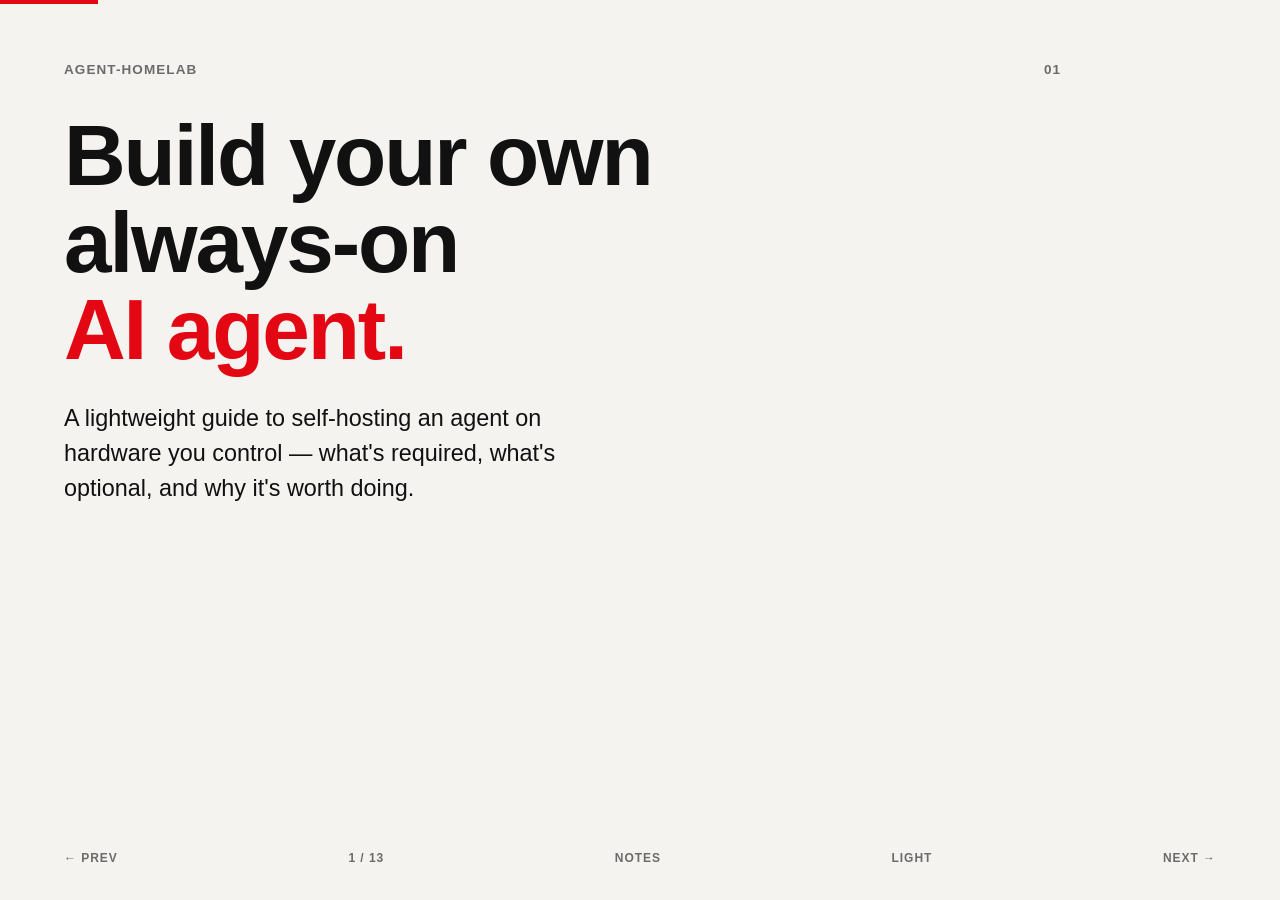
<file: index.html>
<!DOCTYPE html>
<html lang="en" data-theme="light">
<head>
<meta charset="UTF-8">
<meta name="viewport" content="width=device-width, initial-scale=1.0">
<meta name="robots" content="noindex">
<title>agent-homelab — build your own always-on AI agent</title>
<link rel="stylesheet" href="styles.css">
</head>
<body>
<div class="progress" id="progress"></div>

<main class="deck" id="deck">

<!-- 01 TITLE -->
<section class="slide active">
  <p class="t-label slide-kicker">agent-homelab</p>
  <p class="t-label slide-num" data-num></p>
  <div class="slide-body">
    <h1 class="t-display c1-9">Build your own<br>always-on<br><span class="accent">AI agent.</span></h1>
    <div class="c1-6">
      <p class="t-body">A lightweight guide to self-hosting an agent on hardware you control — what's required, what's optional, and why it's worth doing.</p>
    </div>
  </div>
</section>

<!-- 02 WHY SELF-HOST -->
<section class="slide">
  <p class="t-label slide-kicker">01 · Why</p>
  <p class="t-label slide-num" data-num></p>
  <div class="slide-body">
    <h2 class="t-display c1-13">A cloud chatbot answers.<br>A cloud sandbox is<br><span class="accent">someone else's box.</span></h2>
    <p class="t-body c1-6">A self-hosted agent runs on hardware you control, with real access to your own files, tools, and network — not a hermetically sealed service you're renting by the message.</p>
  </div>
</section>

<!-- 03 THREE INGREDIENTS -->
<section class="slide">
  <p class="t-label slide-kicker">02 · The shape</p>
  <p class="t-label slide-num" data-num></p>
  <div class="slide-body">
    <h2 class="t-display c1-9">Three things.<br>That's it.</h2>
    <dl class="tab c1-9">
      <dt>01</dt><dd class="t-body">A machine that's always on</dd>
      <dt>02</dt><dd class="t-body">Open agent software running on it</dd>
      <dt>03</dt><dd class="t-body">A way to reach it from anywhere</dd>
    </dl>
    <p class="t-body c1-6" style="color:var(--muted)">Everything else in this guide is optional detail layered on top.</p>
  </div>
</section>

<!-- 04 HARDWARE -->
<section class="slide">
  <p class="t-label slide-kicker">03 · Hardware</p>
  <p class="t-label slide-num" data-num></p>
  <div class="slide-body">
    <h2 class="t-display c1-9">Always on<br>beats powerful.</h2>
    <div class="c1-6">
      <p class="t-body">Any machine that can stay powered on 24/7 works — a spare Mac mini, an old laptop, a NUC, a small home server. Turn it off and the agent is gone, unless it's running in the cloud.</p>
    </div>
    <dl class="tab c7-13">
      <dt>Required</dt><dd class="t-body">A machine you leave running</dd>
      <dt>Optional</dt><dd class="t-body">A small UPS (battery backup) so a power blip doesn't take it down mid-task</dd>
    </dl>
  </div>
</section>

<!-- 05 REMOTE ACCESS TIERS -->
<section class="slide">
  <p class="t-label slide-kicker">04 · Remote access</p>
  <p class="t-label slide-num" data-num></p>
  <div class="slide-body">
    <h2 class="t-sub c1-5">Pick your depth.</h2>
    <ul class="bare c1-6">
      <li><strong>Tier 1 — SSH + multiplexer</strong><span class="t-body">Terminal access that survives disconnects. Reattach from any device, including your phone.</span></li>
      <li><strong>Tier 2 — Remote desktop</strong><span class="t-body">Full screen control over your private network when a task needs a GUI.</span></li>
    </ul>
    <ul class="bare c7-13">
      <li><strong>Tier 3 — Hardware KVM</strong><span class="t-body">Physical keyboard, video, and power control. Recovers you even from a crash or a bad reboot that SSH can't reach.</span></li>
    </ul>
    <p class="t-body c1-6" style="color:var(--muted)">Most people only need tier one or two. Tier three is for when you've been burned once.</p>
  </div>
</section>

<!-- 06 NETWORK -->
<section class="slide">
  <p class="t-label slide-kicker">05 · Network</p>
  <p class="t-label slide-num" data-num></p>
  <div class="slide-body">
    <h2 class="t-display c1-9">A private mesh,<br><span class="accent">not open ports.</span></h2>
    <svg class="diagram c1-13" viewBox="0 0 1160 260" role="img" aria-label="Private mesh network diagram">
      <text x="20" y="26" class="d-text-s" letter-spacing="1.5">YOUR DEVICES</text>
      <rect x="20" y="60" width="180" height="52" class="d-box"/><text x="36" y="82" class="d-text">Phone</text><text x="36" y="98" class="d-text-s">messaging app</text>
      <rect x="20" y="128" width="180" height="52" class="d-box"/><text x="36" y="150" class="d-text">Laptop</text><text x="36" y="166" class="d-text-s">terminal · desktop app</text>
      <path d="M200 86 H270 V146 H330" class="d-line-accent"/>
      <path d="M200 154 H330" class="d-line-accent"/>
      <rect x="330" y="118" width="170" height="64" class="d-box-accent"/>
      <text x="350" y="146" class="d-text-on-accent">Mesh VPN</text>
      <text x="350" y="164" class="d-text-on-accent" font-weight="400" font-size="11">no open ports</text>
      <path d="M500 150 H580" class="d-line-accent"/>
      <text x="580" y="26" class="d-text-s" letter-spacing="1.5">YOUR MACHINE</text>
      <rect x="580" y="60" width="220" height="52" class="d-box"/><text x="596" y="82" class="d-text">Agent software</text><text x="596" y="98" class="d-text-s">always on</text>
      <rect x="580" y="128" width="220" height="52" class="d-box"/><text x="596" y="150" class="d-text">Local models</text><text x="596" y="166" class="d-text-s">optional second machine</text>
      <text x="880" y="26" class="d-text-s" letter-spacing="1.5">OUTBOUND ONLY</text>
      <rect x="880" y="94" width="200" height="52" class="d-box"/><text x="896" y="116" class="d-text">Model provider APIs</text><text x="896" y="132" class="d-text-s">as needed, dials out</text>
      <path d="M800 86 H840 V120 H880" class="d-line"/>
      <path d="M800 154 H840 V120 H880" class="d-line"/>
    </svg>
    <p class="t-body c1-7" style="color:var(--muted)">From outside the mesh, the machine doesn't exist. No forwarded ports, no public endpoint.</p>
  </div>
</section>

<!-- 07 DAILY ACCESS -->
<section class="slide">
  <p class="t-label slide-kicker">06 · Daily access</p>
  <p class="t-label slide-num" data-num></p>
  <div class="slide-body">
    <h2 class="t-display c1-9">Same agent,<br>any door.</h2>
    <dl class="tab c1-9">
      <dt>Phone</dt><dd class="t-body">A messaging app bot — quick asks from anywhere</dd>
      <dt>Desk</dt><dd class="t-body">Desktop app or terminal — deeper work sessions</dd>
      <dt>Scripts</dt><dd class="t-body">An API endpoint on the mesh — other tools can call it too</dd>
    </dl>
    <p class="t-body c1-6" style="color:var(--muted)">One session store, one memory, whichever door you walk through.</p>
  </div>
</section>

<!-- 08 BONUS: CODING AGENTS -->
<section class="slide">
  <p class="t-label slide-kicker">07 · Bonus capability</p>
  <p class="t-label slide-num" data-num></p>
  <div class="slide-body">
    <h2 class="t-display c1-9">Run coding agents<br>on <span class="accent">your own box.</span></h2>
    <div class="c1-6">
      <p class="t-body">SSH into your always-on machine and run Claude Code, Codex, or any coding agent directly on it. Kick off a task, disconnect, check back in later from your phone.</p>
    </div>
    <dl class="tab c7-13">
      <dt>Why it's better</dt><dd class="t-body">Your dotfiles, your packages, your disk — not a sealed cloud sandbox</dd>
      <dt>Needs</dt><dd class="t-body">SSH + a terminal multiplexer so sessions survive disconnects</dd>
    </dl>
  </div>
</section>

<!-- 09 LOCAL MODELS -->
<section class="slide">
  <p class="t-label slide-kicker">08 · Local models</p>
  <p class="t-label slide-num" data-num></p>
  <div class="slide-body">
    <h2 class="t-display c1-9">A second machine,<br>open models.</h2>
    <div class="c1-6">
      <p class="t-body">An old laptop on the same mesh can run an open-model server and serve local inference. No API key, nothing leaves your network.</p>
    </div>
    <dl class="tab c7-13">
      <dt>Use case</dt><dd class="t-body">Fallback when cloud providers are down</dd>
      <dt>Use case</dt><dd class="t-body">Genuinely private for sensitive work</dd>
    </dl>
  </div>
</section>

<!-- 10 PRIVACY -->
<section class="slide">
  <p class="t-label slide-kicker">09 · Privacy practices</p>
  <p class="t-label slide-num" data-num></p>
  <div class="slide-body">
    <h2 class="t-display c1-9">Cheap habits,<br>real boundaries.</h2>
    <ul class="bare c1-6">
      <li><strong>Separate accounts</strong><span class="t-body">Dedicated email/workspace accounts per life domain — shopping, admin, health — so no single account sees everything.</span></li>
    </ul>
    <ul class="bare c7-13">
      <li><strong>Own your memory</strong><span class="t-body">If your agent keeps long-term memory, run that layer locally so the record stays on hardware you own.</span></li>
    </ul>
  </div>
</section>

<!-- 11 WHY HERMES -->
<section class="slide">
  <p class="t-label slide-kicker">10 · Aside</p>
  <p class="t-label slide-num" data-num></p>
  <div class="slide-body">
    <h2 class="t-display c1-9">Why I picked<br><span class="accent">Hermes Agent.</span></h2>
    <div class="c1-6">
      <p class="t-body">Open source, self-hosted, works with any model provider, meets me on whatever surface I'm using. Not the point of this guide — swap in whatever agent framework fits you. The homelab principles are the same either way.</p>
    </div>
    <dl class="tab c7-13">
      <dt>Repo</dt><dd class="t-body"><a href="https://github.com/NousResearch/hermes-agent">github.com/NousResearch/hermes-agent</a></dd>
      <dt>Docs</dt><dd class="t-body"><a href="https://hermes-agent.nousresearch.com/docs/">hermes-agent.nousresearch.com/docs</a></dd>
    </dl>
  </div>
</section>

<!-- 12 CHECKLIST -->
<section class="slide">
  <p class="t-label slide-kicker">11 · Checklist</p>
  <p class="t-label slide-num" data-num></p>
  <div class="slide-body">
    <h2 class="t-sub c1-5">What you<br>actually need.</h2>
    <ul class="bare c1-6">
      <li><strong>Required</strong><span class="t-body">Always-on machine · open agent software · private network</span></li>
    </ul>
    <ul class="bare c7-13">
      <li><strong>Upgrades, not prerequisites</strong><span class="t-body">UPS · hardware KVM · second machine for local models · terminal multiplexer</span></li>
    </ul>
    <p class="t-body c1-6" style="color:var(--muted)">Add each upgrade when you feel the pain it solves, not before.</p>
  </div>
</section>

<!-- 13 START HERE -->
<section class="slide">
  <p class="t-label slide-kicker">Start here</p>
  <p class="t-label slide-num" data-num></p>
  <div class="slide-body">
    <h2 class="t-display c1-13">Pick a machine.<br>Put an agent on it.<br><span class="accent">Connect it to a mesh.</span></h2>
    <p class="t-body c1-6">Everything else is optional polish.</p>
    <p class="t-body c7-13"><a href="setup.html">Full setup guide — exact links, commands, and agent prompts →</a></p>
  </div>
</section>

</main>

<div class="hud">
  <button id="prev">← Prev</button>
  <p class="t-label" id="counter"></p>
  <button id="notesBtn" title="Open presenter view (or press N)">Notes</button>
  <button id="theme">Light</button>
  <button id="next">Next →</button>
</div>

<script src="notes.js"></script>
<script>
const slides = [...document.querySelectorAll('.slide')];
const chan = ('BroadcastChannel' in window) ? new BroadcastChannel('agent-homelab-deck') : null;
let i = 0;

function show(n, broadcast = true) {
  i = Math.max(0, Math.min(slides.length - 1, n));
  slides.forEach((s, k) => s.classList.toggle('active', k === i));
  document.getElementById('counter').textContent = `${i + 1} / ${slides.length}`;
  document.getElementById('progress').style.width = `${((i + 1) / slides.length) * 100}%`;
  history.replaceState(null, '', '#' + (i + 1));
  if (broadcast) {
    if (chan) chan.postMessage({ type: 'slide', index: i });
    localStorage.setItem('ahl-slide', String(i));
  }
}

document.querySelectorAll('[data-num]').forEach((el, k) => el.textContent = String(k + 1).padStart(2, '0'));
document.getElementById('prev').onclick = () => show(i - 1);
document.getElementById('next').onclick = () => show(i + 1);
document.getElementById('notesBtn').onclick = openPresenter;

function openPresenter() {
  window.open('presenter.html', 'agent-homelab-presenter', 'width=900,height=650');
}

addEventListener('keydown', e => {
  if (['ArrowRight', ' ', 'PageDown'].includes(e.key)) { e.preventDefault(); show(i + 1); }
  if (['ArrowLeft', 'PageUp'].includes(e.key)) { e.preventDefault(); show(i - 1); }
  if (e.key === 'n' || e.key === 'N') openPresenter();
});

// receive navigation from the presenter window
if (chan) chan.onmessage = (e) => { if (e.data.type === 'slide') show(e.data.index, false); };
addEventListener('storage', (e) => {
  if (e.key === 'ahl-slide' && e.newValue !== null) show(parseInt(e.newValue), false);
});

const themeBtn = document.getElementById('theme');
themeBtn.onclick = () => {
  const next = document.documentElement.dataset.theme === 'light' ? 'dark' : 'light';
  document.documentElement.dataset.theme = next;
  themeBtn.textContent = next === 'light' ? 'Dark' : 'Light';
  localStorage.setItem('ahl-theme', next);
};
const saved = localStorage.getItem('ahl-theme');
if (saved) { document.documentElement.dataset.theme = saved; themeBtn.textContent = saved === 'light' ? 'Dark' : 'Light'; }

show(parseInt(location.hash.slice(1) || '1') - 1);
</script>
</body>
</html>
</file>
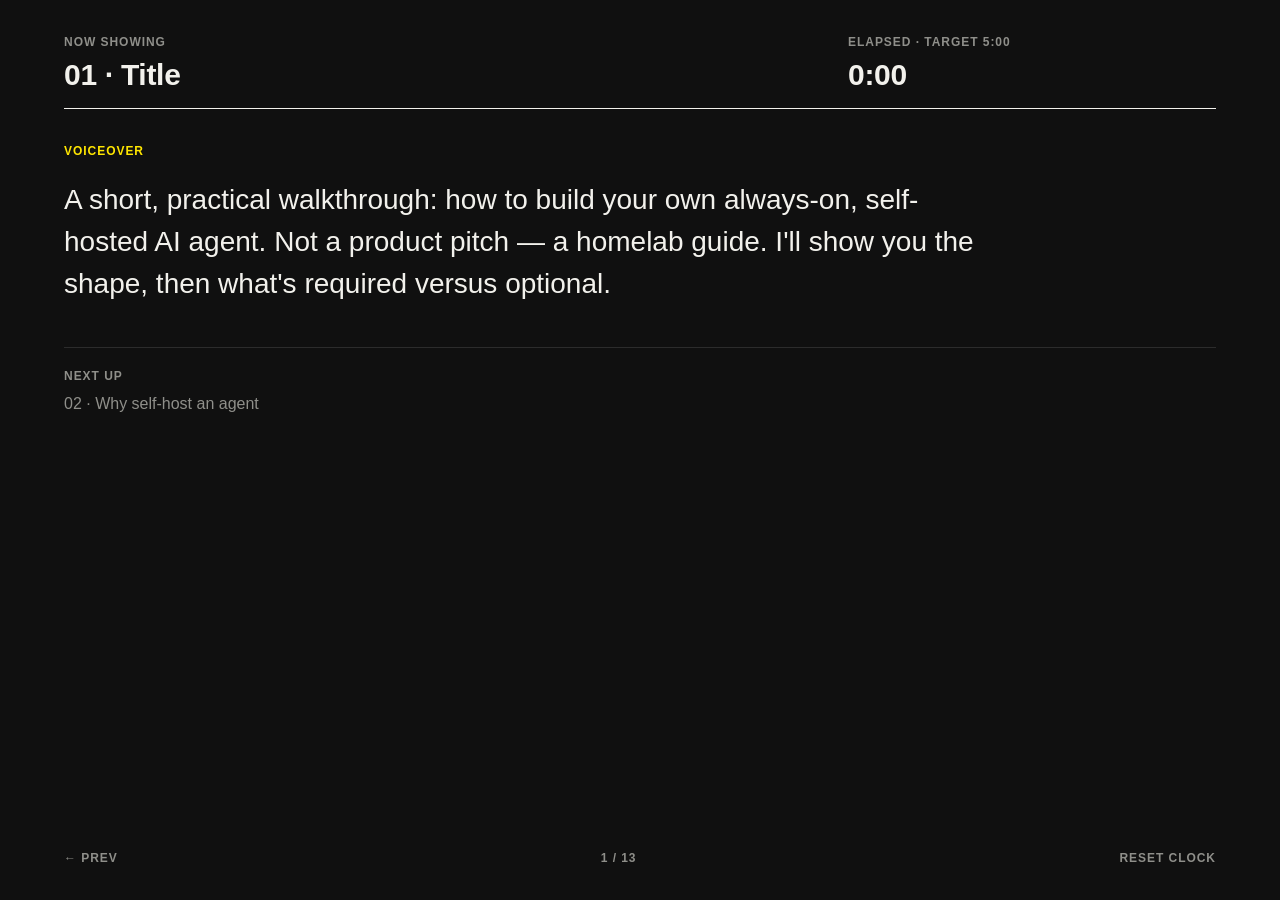
<file: presenter.html>
<!DOCTYPE html>
<html lang="en" data-theme="dark">
<head>
<meta charset="UTF-8">
<meta name="viewport" content="width=device-width, initial-scale=1.0">
<meta name="robots" content="noindex">
<title>Presenter view — agent-homelab</title>
<link rel="stylesheet" href="styles.css">
<style>
  body { padding: 28px 5vw 84px; min-height: 100vh; }
  .pv-head {
    display: grid;
    grid-template-columns: repeat(12, 1fr);
    column-gap: 24px;
    border-bottom: 1.5px solid var(--ink);
    padding-bottom: 14px;
    margin-bottom: 28px;
  }
  .pv-now { grid-column: 1 / 8; }
  .pv-clock { grid-column: 9 / 13; text-align: left; }
  .pv-clock .t-sub { font-variant-numeric: tabular-nums; }
  .pv-vo {
    font-size: clamp(20px, 2.6vw, 28px);
    line-height: 1.5;
    font-weight: 400;
    max-width: 60ch;
  }
  .pv-next {
    margin-top: 42px;
    border-top: 1px solid var(--hairline);
    padding-top: 14px;
    color: var(--muted);
  }
  .pv-next p { max-width: 70ch; }
  .warn { color: var(--accent); }
</style>
</head>
<body>

<div class="pv-head">
  <div class="pv-now">
    <p class="t-label">Now showing</p>
    <p class="t-sub"><span id="num">–</span> · <span id="title">–</span></p>
  </div>
  <div class="pv-clock">
    <p class="t-label">Elapsed · target 5:00</p>
    <p class="t-sub" id="clock">0:00</p>
  </div>
</div>

<p class="t-label accent" style="margin-bottom:14px">Voiceover</p>
<p class="pv-vo" id="vo">Waiting for the deck. Open the deck in another window (it broadcasts automatically), or navigate from here with arrow keys.</p>

<div class="pv-next">
  <p class="t-label">Next up</p>
  <p class="t-body" id="nextup">–</p>
</div>

<div class="hud">
  <button id="prev">← Prev</button>
  <p class="t-label" id="counter"></p>
  <button id="resetClock">Reset clock</button>
</div>

<script src="notes.js"></script>
<script>
const chan = ('BroadcastChannel' in window) ? new BroadcastChannel('agent-homelab-deck') : null;
let i = parseInt(localStorage.getItem('ahl-slide') || '0');

function render() {
  const n = NOTES[i] || { title: '?', vo: '' };
  const next = NOTES[i + 1];
  document.getElementById('num').textContent = String(i + 1).padStart(2, '0');
  document.getElementById('title').textContent = n.title;
  document.getElementById('vo').textContent = n.vo;
  document.getElementById('nextup').textContent = next ? `${String(i + 2).padStart(2, '0')} · ${next.title}` : 'End of deck';
  document.getElementById('counter').textContent = `${i + 1} / ${NOTES.length}`;
}

function go(n) {
  i = Math.max(0, Math.min(NOTES.length - 1, n));
  render();
  if (chan) chan.postMessage({ type: 'slide', index: i });
  localStorage.setItem('ahl-slide', String(i));
}

// receive from the deck window
if (chan) chan.onmessage = (e) => { if (e.data.type === 'slide') { i = e.data.index; render(); } };
addEventListener('storage', (e) => {
  if (e.key === 'ahl-slide' && e.newValue !== null) { i = parseInt(e.newValue); render(); }
});

// presenter can also drive the deck
document.getElementById('prev').onclick = () => go(i - 1);
addEventListener('keydown', e => {
  if (['ArrowRight', ' ', 'PageDown'].includes(e.key)) { e.preventDefault(); go(i + 1); }
  if (['ArrowLeft', 'PageUp'].includes(e.key)) { e.preventDefault(); go(i - 1); }
});

// elapsed clock — starts on first navigation, resettable
let t0 = null;
setInterval(() => {
  if (t0 === null) return;
  const s = Math.floor((Date.now() - t0) / 1000);
  const m = Math.floor(s / 60), r = s % 60;
  const el = document.getElementById('clock');
  el.textContent = `${m}:${String(r).padStart(2, '0')}`;
  el.classList.toggle('warn', s > 300);
}, 500);
const startClock = () => { if (t0 === null) t0 = Date.now(); };
if (chan) { const orig = chan.onmessage; chan.onmessage = (e) => { startClock(); orig(e); }; }
addEventListener('keydown', startClock);
document.getElementById('resetClock').onclick = () => { t0 = Date.now(); };

render();
</script>
</body>
</html>
</file>
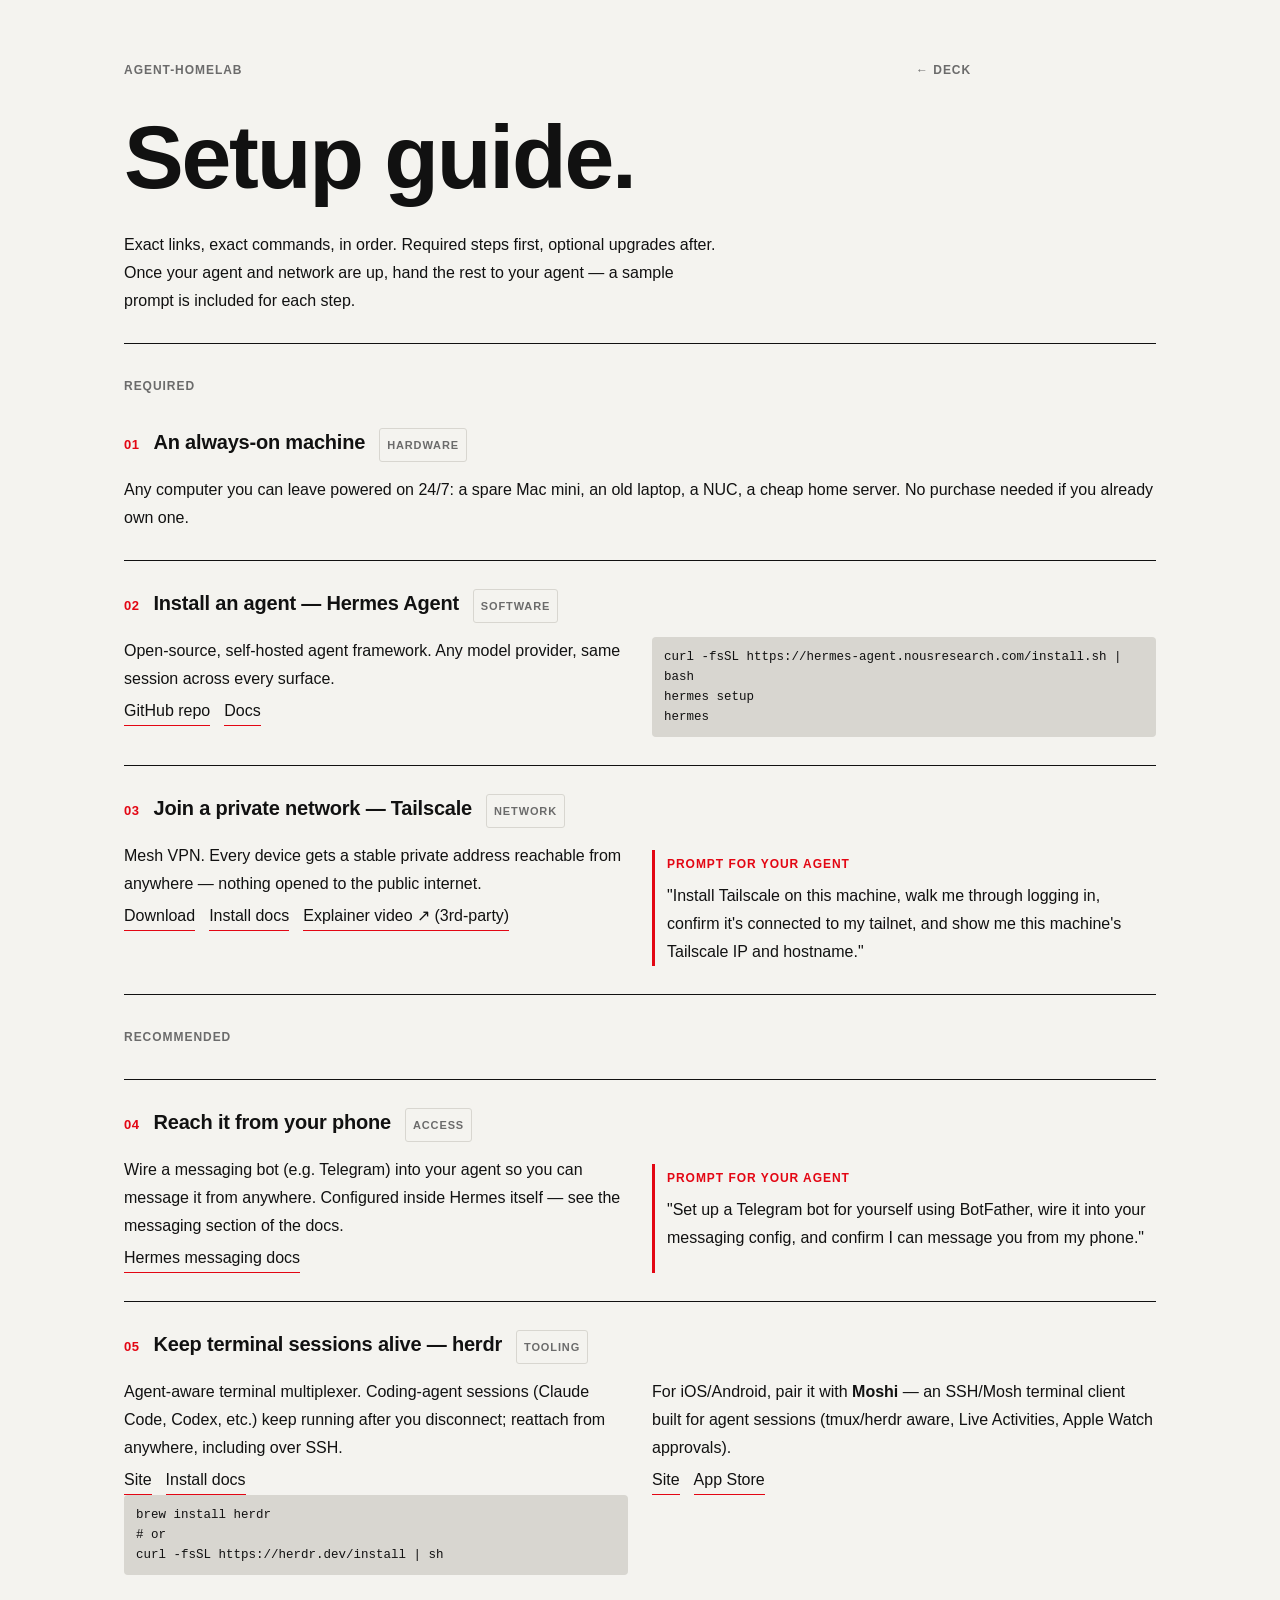
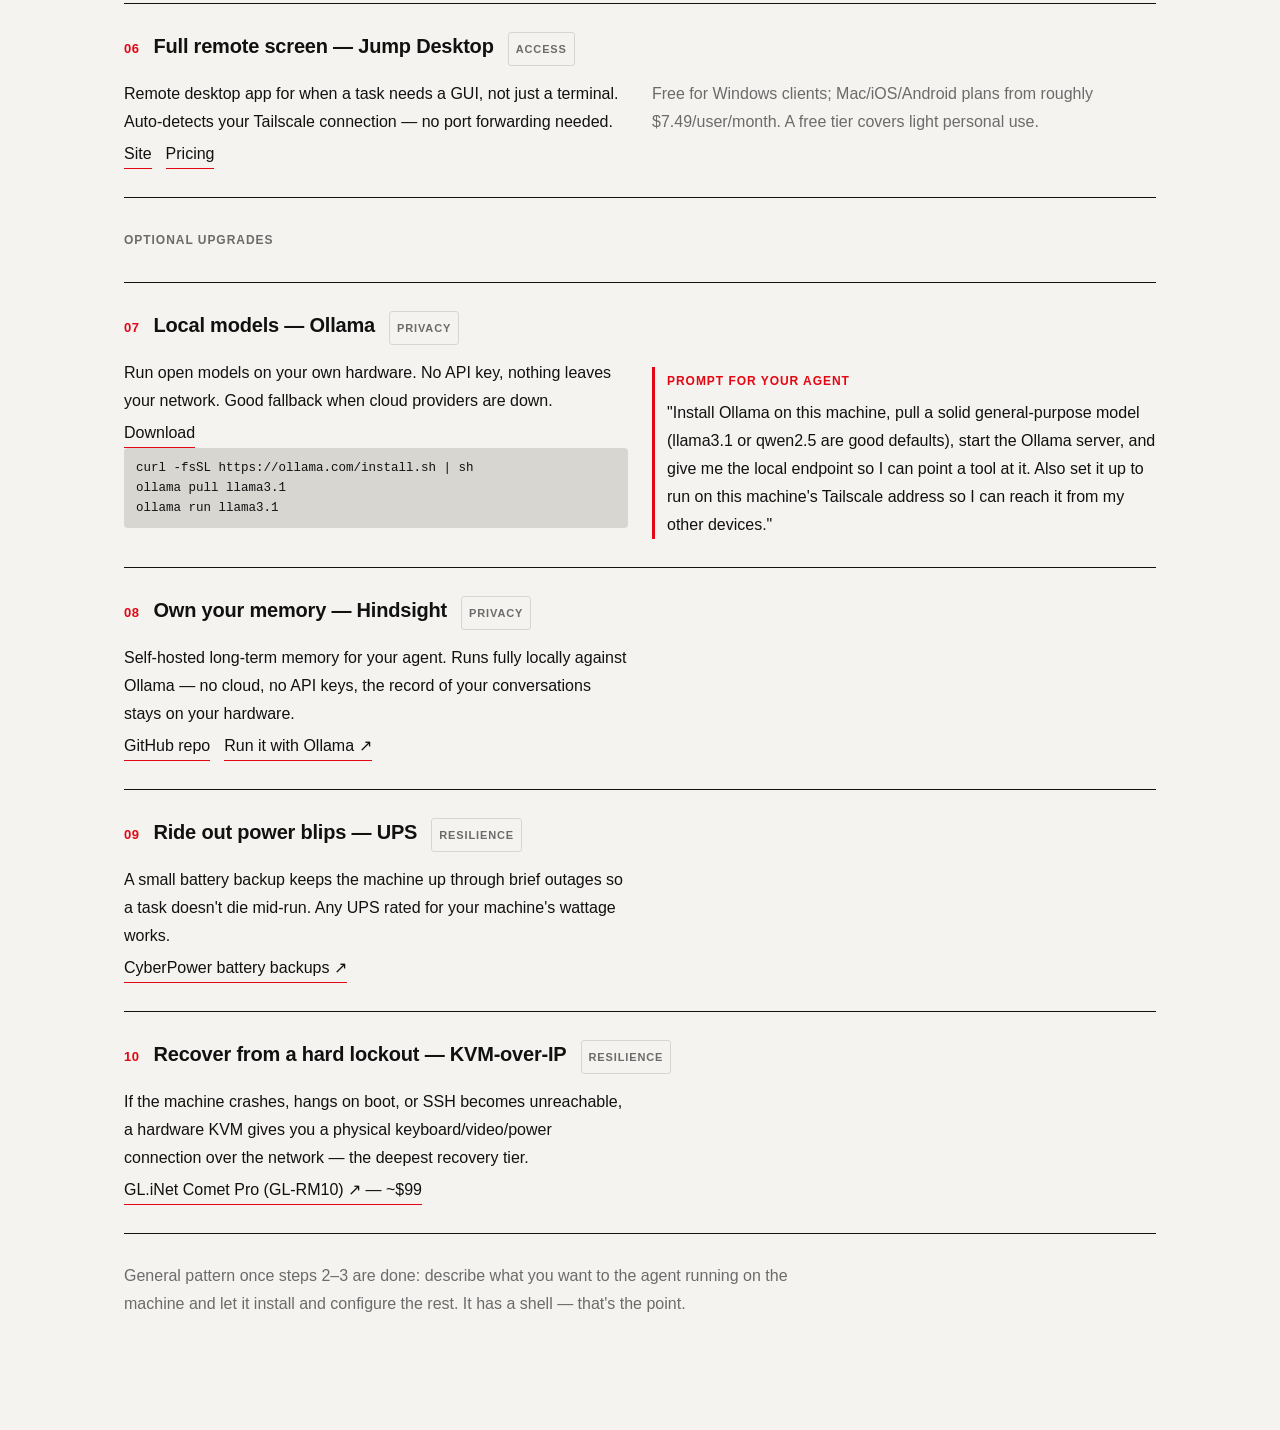
<file: setup.html>
<!DOCTYPE html>
<html lang="en" data-theme="light">
<head>
<meta charset="UTF-8">
<meta name="viewport" content="width=device-width, initial-scale=1.0">
<meta name="robots" content="noindex">
<title>agent-homelab — setup guide</title>
<link rel="stylesheet" href="styles.css">
<style>
  .step { grid-column: 1/13; border-top: 1.5px solid var(--ink); padding-top: var(--mod); }
  .step:first-of-type { border-top: none; padding-top: 0; }
  .step-head { display: flex; align-items: baseline; gap: 14px; margin-bottom: calc(var(--mod)/2); }
  .step-num { font-size: 13px; font-weight: 700; color: var(--accent); letter-spacing: 0.04em; }
  .step-title { font-size: 20px; font-weight: 700; letter-spacing: -0.01em; }
  .step-tag { font-size: 11px; font-weight: 700; text-transform: uppercase; letter-spacing: 0.08em; color: var(--muted); border: 1px solid var(--hairline); padding: 2px 7px; border-radius: 3px; }
  .step-grid { display: grid; grid-template-columns: 1fr 1fr; gap: 24px; }
  @media (max-width: 760px) { .step-grid { grid-template-columns: 1fr; } }
  code.inline { font-family: ui-monospace, "SF Mono", Menlo, monospace; font-size: 13px; background: var(--hairline); padding: 1px 5px; border-radius: 3px; }
  pre.cmd { font-family: ui-monospace, "SF Mono", Menlo, monospace; font-size: 12.5px; line-height: 1.6; background: var(--hairline); border-radius: 4px; padding: 10px 12px; overflow-x: auto; white-space: pre-wrap; }
  .prompt { border-left: 3px solid var(--accent); padding-left: 12px; margin-top: 8px; }
  .prompt p.t-label { color: var(--accent); margin-bottom: 4px; }
  .linkrow { display: flex; flex-wrap: wrap; gap: 4px 14px; margin-top: 4px; }
</style>
</head>
<body>
<div class="page">

  <p class="t-label" style="grid-column:1/7">agent-homelab</p>
  <p class="t-label" style="grid-column:10/13"><a href="index.html" style="border:none">← deck</a></p>

  <h1 class="t-display" style="grid-column:1/11">Setup guide.</h1>
  <p class="t-body" style="grid-column:1/8">Exact links, exact commands, in order. Required steps first, optional upgrades after. Once your agent and network are up, hand the rest to your agent — a sample prompt is included for each step.</p>

  <hr class="rule">

  <p class="t-label" style="grid-column:1/13">Required</p>

  <!-- STEP 1 -->
  <div class="step">
    <div class="step-head"><span class="step-num">01</span><span class="step-title">An always-on machine</span><span class="step-tag">hardware</span></div>
    <p class="t-body">Any computer you can leave powered on 24/7: a spare Mac mini, an old laptop, a NUC, a cheap home server. No purchase needed if you already own one.</p>
  </div>

  <!-- STEP 2 -->
  <div class="step">
    <div class="step-head"><span class="step-num">02</span><span class="step-title">Install an agent — Hermes Agent</span><span class="step-tag">software</span></div>
    <div class="step-grid">
      <div>
        <p class="t-body">Open-source, self-hosted agent framework. Any model provider, same session across every surface.</p>
        <div class="linkrow">
          <a href="https://github.com/NousResearch/hermes-agent">GitHub repo</a>
          <a href="https://hermes-agent.nousresearch.com/docs/">Docs</a>
        </div>
      </div>
      <div>
        <pre class="cmd">curl -fsSL https://hermes-agent.nousresearch.com/install.sh | bash
hermes setup
hermes</pre>
      </div>
    </div>
  </div>

  <!-- STEP 3 -->
  <div class="step">
    <div class="step-head"><span class="step-num">03</span><span class="step-title">Join a private network — Tailscale</span><span class="step-tag">network</span></div>
    <div class="step-grid">
      <div>
        <p class="t-body">Mesh VPN. Every device gets a stable private address reachable from anywhere — nothing opened to the public internet.</p>
        <div class="linkrow">
          <a href="https://tailscale.com/download">Download</a>
          <a href="https://tailscale.com/docs/install">Install docs</a>
          <a href="https://www.youtube.com/watch?v=eNn2tT-lrz4">Explainer video ↗ (3rd-party)</a>
        </div>
      </div>
      <div class="prompt">
        <p class="t-label">Prompt for your agent</p>
        <p class="t-body">"Install Tailscale on this machine, walk me through logging in, confirm it's connected to my tailnet, and show me this machine's Tailscale IP and hostname."</p>
      </div>
    </div>
  </div>

  <hr class="rule">
  <p class="t-label" style="grid-column:1/13">Recommended</p>

  <!-- STEP 4 -->
  <div class="step">
    <div class="step-head"><span class="step-num">04</span><span class="step-title">Reach it from your phone</span><span class="step-tag">access</span></div>
    <div class="step-grid">
      <div>
        <p class="t-body">Wire a messaging bot (e.g. Telegram) into your agent so you can message it from anywhere. Configured inside Hermes itself — see the messaging section of the docs.</p>
        <div class="linkrow"><a href="https://hermes-agent.nousresearch.com/docs/">Hermes messaging docs</a></div>
      </div>
      <div class="prompt">
        <p class="t-label">Prompt for your agent</p>
        <p class="t-body">"Set up a Telegram bot for yourself using BotFather, wire it into your messaging config, and confirm I can message you from my phone."</p>
      </div>
    </div>
  </div>

  <!-- STEP 5 -->
  <div class="step">
    <div class="step-head"><span class="step-num">05</span><span class="step-title">Keep terminal sessions alive — herdr</span><span class="step-tag">tooling</span></div>
    <div class="step-grid">
      <div>
        <p class="t-body">Agent-aware terminal multiplexer. Coding-agent sessions (Claude Code, Codex, etc.) keep running after you disconnect; reattach from anywhere, including over SSH.</p>
        <div class="linkrow">
          <a href="https://herdr.dev/">Site</a>
          <a href="https://herdr.dev/docs/install/">Install docs</a>
        </div>
        <pre class="cmd">brew install herdr
# or
curl -fsSL https://herdr.dev/install | sh</pre>
      </div>
      <div>
        <p class="t-body">For iOS/Android, pair it with <strong>Moshi</strong> — an SSH/Mosh terminal client built for agent sessions (tmux/herdr aware, Live Activities, Apple Watch approvals).</p>
        <div class="linkrow">
          <a href="https://getmoshi.app/">Site</a>
          <a href="https://apps.apple.com/us/app/moshi-ssh-mosh-terminal/id6757859949">App Store</a>
        </div>
      </div>
    </div>
  </div>

  <!-- STEP 6 -->
  <div class="step">
    <div class="step-head"><span class="step-num">06</span><span class="step-title">Full remote screen — Jump Desktop</span><span class="step-tag">access</span></div>
    <div class="step-grid">
      <div>
        <p class="t-body">Remote desktop app for when a task needs a GUI, not just a terminal. Auto-detects your Tailscale connection — no port forwarding needed.</p>
        <div class="linkrow">
          <a href="https://jumpdesktop.com/">Site</a>
          <a href="https://jumpdesktop.com/pricing-plans.html">Pricing</a>
        </div>
      </div>
      <div>
        <p class="t-body" style="color:var(--muted)">Free for Windows clients; Mac/iOS/Android plans from roughly $7.49/user/month. A free tier covers light personal use.</p>
      </div>
    </div>
  </div>

  <hr class="rule">
  <p class="t-label" style="grid-column:1/13">Optional upgrades</p>

  <!-- STEP 7 -->
  <div class="step">
    <div class="step-head"><span class="step-num">07</span><span class="step-title">Local models — Ollama</span><span class="step-tag">privacy</span></div>
    <div class="step-grid">
      <div>
        <p class="t-body">Run open models on your own hardware. No API key, nothing leaves your network. Good fallback when cloud providers are down.</p>
        <div class="linkrow"><a href="https://ollama.com/download">Download</a></div>
        <pre class="cmd">curl -fsSL https://ollama.com/install.sh | sh
ollama pull llama3.1
ollama run llama3.1</pre>
      </div>
      <div class="prompt">
        <p class="t-label">Prompt for your agent</p>
        <p class="t-body">"Install Ollama on this machine, pull a solid general-purpose model (llama3.1 or qwen2.5 are good defaults), start the Ollama server, and give me the local endpoint so I can point a tool at it. Also set it up to run on this machine's Tailscale address so I can reach it from my other devices."</p>
      </div>
    </div>
  </div>

  <!-- STEP 8 -->
  <div class="step">
    <div class="step-head"><span class="step-num">08</span><span class="step-title">Own your memory — Hindsight</span><span class="step-tag">privacy</span></div>
    <div class="step-grid">
      <div>
        <p class="t-body">Self-hosted long-term memory for your agent. Runs fully locally against Ollama — no cloud, no API keys, the record of your conversations stays on your hardware.</p>
        <div class="linkrow">
          <a href="https://github.com/vectorize-io/hindsight">GitHub repo</a>
          <a href="https://hindsight.vectorize.io/blog/2026/03/10/run-hindsight-with-ollama">Run it with Ollama ↗</a>
        </div>
      </div>
    </div>
  </div>

  <!-- STEP 9 -->
  <div class="step">
    <div class="step-head"><span class="step-num">09</span><span class="step-title">Ride out power blips — UPS</span><span class="step-tag">resilience</span></div>
    <div class="step-grid">
      <div>
        <p class="t-body">A small battery backup keeps the machine up through brief outages so a task doesn't die mid-run. Any UPS rated for your machine's wattage works.</p>
        <div class="linkrow"><a href="https://www.cyberpowersystems.com/products/ups/battery-backup/">CyberPower battery backups ↗</a></div>
      </div>
    </div>
  </div>

  <!-- STEP 10 -->
  <div class="step">
    <div class="step-head"><span class="step-num">10</span><span class="step-title">Recover from a hard lockout — KVM-over-IP</span><span class="step-tag">resilience</span></div>
    <div class="step-grid">
      <div>
        <p class="t-body">If the machine crashes, hangs on boot, or SSH becomes unreachable, a hardware KVM gives you a physical keyboard/video/power connection over the network — the deepest recovery tier.</p>
        <div class="linkrow">
          <a href="https://www.gl-inet.com/en-us/products/gl-rm10">GL.iNet Comet Pro (GL-RM10) ↗ — ~$99</a>
        </div>
      </div>
    </div>
  </div>

  <hr class="rule">
  <p class="t-body" style="grid-column:1/9; color:var(--muted)">General pattern once steps 2–3 are done: describe what you want to the agent running on the machine and let it install and configure the rest. It has a shell — that's the point.</p>

</div>
</body>
</html>
</file>
<file: styles.css>
/* hermes-demo — Swiss system
   Grid: 12 columns, 24px gutter, module = 28px baseline.
   One family (Helvetica Neue), 3 sizes. Flush left only. */

:root {
  --bg: #f4f3ef;
  --ink: #111111;
  --muted: #6b6b6b;
  --hairline: #d8d6d0;
  --accent: #e30613; /* Swiss red */
  --mod: 28px;
}

[data-theme="dark"] {
  --bg: #101010;
  --ink: #f2f1ec;
  --muted: #8f8f8a;
  --hairline: #2c2c2c;
  --accent: #ffe600; /* vibrant yellow */
}

* { margin: 0; padding: 0; box-sizing: border-box; }

html, body {
  background: var(--bg);
  color: var(--ink);
  font-family: "Helvetica Neue", Helvetica, Arial, sans-serif;
  font-size: 16px;
  line-height: var(--mod);
  -webkit-font-smoothing: antialiased;
}

a { color: inherit; text-decoration: none; border-bottom: 1px solid var(--accent); }
a:hover { color: var(--accent); }

/* ---- type scale: 3 sizes ---- */
.t-display {
  font-size: clamp(44px, 7vw, 92px);
  line-height: 1.02;
  font-weight: 700;
  letter-spacing: -0.025em;
  text-align: left;
}
.t-sub {
  font-size: clamp(20px, 2.4vw, 30px);
  line-height: 1.25;
  font-weight: 700;
  letter-spacing: -0.01em;
}
.t-body { font-size: 16px; line-height: var(--mod); font-weight: 400; }
.t-label {
  font-size: 12px;
  line-height: var(--mod);
  font-weight: 700;
  letter-spacing: 0.08em;
  text-transform: uppercase;
  color: var(--muted);
}
.accent { color: var(--accent); }

/* ---- deck-scale type: projection sizes (vmin-driven so short windows compress);
       one-pager stays document scale ---- */
.deck .t-body { font-size: clamp(16px, 2.6vmin, 25px); line-height: 1.5; }
.deck .t-label { font-size: clamp(11px, 1.5vmin, 15px); }
.deck .t-sub { font-size: clamp(24px, 4.2vmin, 40px); }
.deck .t-display { font-size: clamp(40px, 9.5vmin, 92px); }
.deck .tab { grid-template-columns: clamp(130px, 18vmin, 210px) 1fr; }
.deck .tab dt { font-size: clamp(11px, 1.5vmin, 15px); padding-top: 5px; }
.deck .tab dd { padding-bottom: clamp(8px, 1.8vmin, 18px); margin-bottom: clamp(8px, 1.8vmin, 18px); }
.deck ul.bare li { padding: clamp(8px, 1.6vmin, 14px) 0; }
.deck ul.bare li strong { font-size: clamp(19px, 3vmin, 30px); margin-bottom: 4px; }
.deck code { font-size: 0.82em; }
.deck .slide-body { row-gap: clamp(14px, 3vmin, 28px); }

/* ---- deck ---- */
.deck { height: 100vh; overflow: hidden; position: relative; }

.slide {
  position: absolute;
  inset: 0;
  display: none;
  padding: calc(var(--mod) * 2) 5vw calc(var(--mod) * 3);
  grid-template-columns: repeat(12, 1fr);
  grid-template-rows: var(--mod) 1fr;
  column-gap: 24px;
  row-gap: var(--mod);
}
.slide.active { display: grid; }

.slide-kicker {
  grid-column: 1 / 4;
  grid-row: 1;
}
.slide-num {
  grid-column: 11 / 13;
  grid-row: 1;
  text-align: left;
}
.slide-body {
  grid-row: 2;
  display: grid;
  grid-template-columns: subgrid;
  grid-column: 1 / 13;
  align-content: start;
  row-gap: var(--mod);
}

/* asymmetric field helpers */
.c1-7  { grid-column: 1 / 8; }
.c1-9  { grid-column: 1 / 10; }
.c1-6  { grid-column: 1 / 7; }
.c1-5  { grid-column: 1 / 6; }
.c7-13 { grid-column: 7 / 13; }
.c8-13 { grid-column: 8 / 13; }
.c1-13 { grid-column: 1 / 13; }
.c1-4  { grid-column: 1 / 5; }
.c5-9  { grid-column: 5 / 9; }
.c9-13 { grid-column: 9 / 13; }
.c5-13 { grid-column: 5 / 13; }

/* label / content tabular block (Müller-Brockmann signature) */
.tab { display: grid; grid-template-columns: 160px 1fr; column-gap: 24px; }
.tab dt {
  text-align: right;
  font-weight: 700;
  font-size: 12px;
  letter-spacing: 0.08em;
  text-transform: uppercase;
  color: var(--muted);
  padding-top: 3px;
}
.tab dd { border-bottom: 1px solid var(--hairline); padding-bottom: calc(var(--mod) / 2); margin-bottom: calc(var(--mod) / 2); }
.tab dd:last-of-type { border-bottom: none; }

/* stacked bullet list inside a tab cell — for enumerations that would wrap badly inline */
ul.stack { list-style: none; }
ul.stack li { padding-left: 1em; text-indent: -1em; }
ul.stack li::before { content: "•"; color: var(--accent); padding-right: 0.55em; }

ul.bare { list-style: none; }
ul.bare li {
  border-top: 1px solid var(--hairline);
  padding: calc(var(--mod) / 2) 0;
}
ul.bare li strong {
  display: block;
  font-size: 20px;
  line-height: 1.3;
  letter-spacing: -0.01em;
  margin-bottom: 4px;
}
ul.bare li span { color: var(--muted); }

/* ---- skill modal (minimal code view) ---- */
ul.bare li.clickable { cursor: pointer; }
ul.bare li.clickable:hover strong { color: var(--accent); }
ul.bare li.clickable strong::after {
  content: " ↗";
  font-size: 12px;
  color: var(--muted);
  font-weight: 400;
}

.modal-backdrop {
  position: fixed;
  inset: 0;
  background: color-mix(in srgb, var(--bg) 88%, transparent);
  backdrop-filter: blur(2px);
  display: none;
  z-index: 50;
}
.modal-backdrop.open { display: block; }

.modal {
  position: fixed;
  inset: calc(var(--mod) * 2) 10vw;
  background: var(--bg);
  border: 1.5px solid var(--ink);
  display: none;
  grid-template-rows: auto 1fr;
  z-index: 51;
}
.modal.open { display: grid; }

.modal-head {
  display: flex;
  justify-content: space-between;
  align-items: baseline;
  gap: 24px;
  padding: calc(var(--mod) / 2) 24px;
  border-bottom: 1px solid var(--hairline);
}
.modal-head .t-label { color: var(--ink); }
.modal-head .m-path { color: var(--muted); text-transform: none; letter-spacing: 0; font-weight: 400; }
.modal-head .m-esc { color: var(--muted); }
.modal-head .m-esc b { color: var(--accent); font-weight: 700; }

.modal-code {
  overflow: auto;
  padding: var(--mod) 24px calc(var(--mod) * 1.5);
  font-family: ui-monospace, "SF Mono", Menlo, monospace;
  font-size: 12.5px;
  line-height: 21px;
  white-space: pre;
  color: var(--ink);
  tab-size: 2;
}

@media (max-width: 760px) {
  .modal { inset: var(--mod) 4vw; }
}

/* chrome */
.hud {
  position: fixed;
  left: 5vw;
  right: 5vw;
  bottom: var(--mod);
  display: flex;
  justify-content: space-between;
  align-items: baseline;
  z-index: 10;
}
.hud button {
  background: none;
  border: none;
  font: inherit;
  color: var(--muted);
  font-size: 12px;
  font-weight: 700;
  letter-spacing: 0.08em;
  text-transform: uppercase;
  cursor: pointer;
  padding: 0;
}
.hud button:hover { color: var(--accent); }
.progress {
  position: fixed;
  left: 0; top: 0;
  height: 4px;
  background: var(--accent);
  width: 0%;
  z-index: 10;
  transition: width 0.2s;
}

/* diagrams */
.diagram { width: 100%; height: auto; display: block; }
.slide .diagram { max-height: 52vh; }
.diagram text { font-family: "Helvetica Neue", Helvetica, Arial, sans-serif; }
.d-box { fill: none; stroke: var(--ink); stroke-width: 1.5; }
.d-box-accent { fill: var(--accent); stroke: none; }
.d-line { stroke: var(--ink); stroke-width: 1.5; fill: none; }
.d-line-accent { stroke: var(--accent); stroke-width: 2; fill: none; }
.d-text { fill: var(--ink); font-size: 13px; font-weight: 700; }
.d-text-s { fill: var(--muted); font-size: 10.5px; font-weight: 400; }
.d-text-on-accent { font-size: 13px; font-weight: 700; }
[data-theme="light"] .d-text-on-accent, .d-text-on-accent { fill: #ffffff; }
[data-theme="dark"] .d-text-on-accent { fill: #101010; }

/* ---- one pager ---- */
.page {
  max-width: 1080px;
  margin: 0 auto;
  padding: calc(var(--mod) * 2) 24px calc(var(--mod) * 4);
  display: grid;
  grid-template-columns: repeat(12, 1fr);
  column-gap: 24px;
  row-gap: var(--mod);
}
.rule { grid-column: 1 / 13; border: none; border-top: 1.5px solid var(--ink); }

@media (max-width: 760px) {
  .slide-body > *, .page > * { grid-column: 1 / 13 !important; }
  .tab { grid-template-columns: 110px 1fr; }
  .tab dt { text-align: left; }
}
</file>
